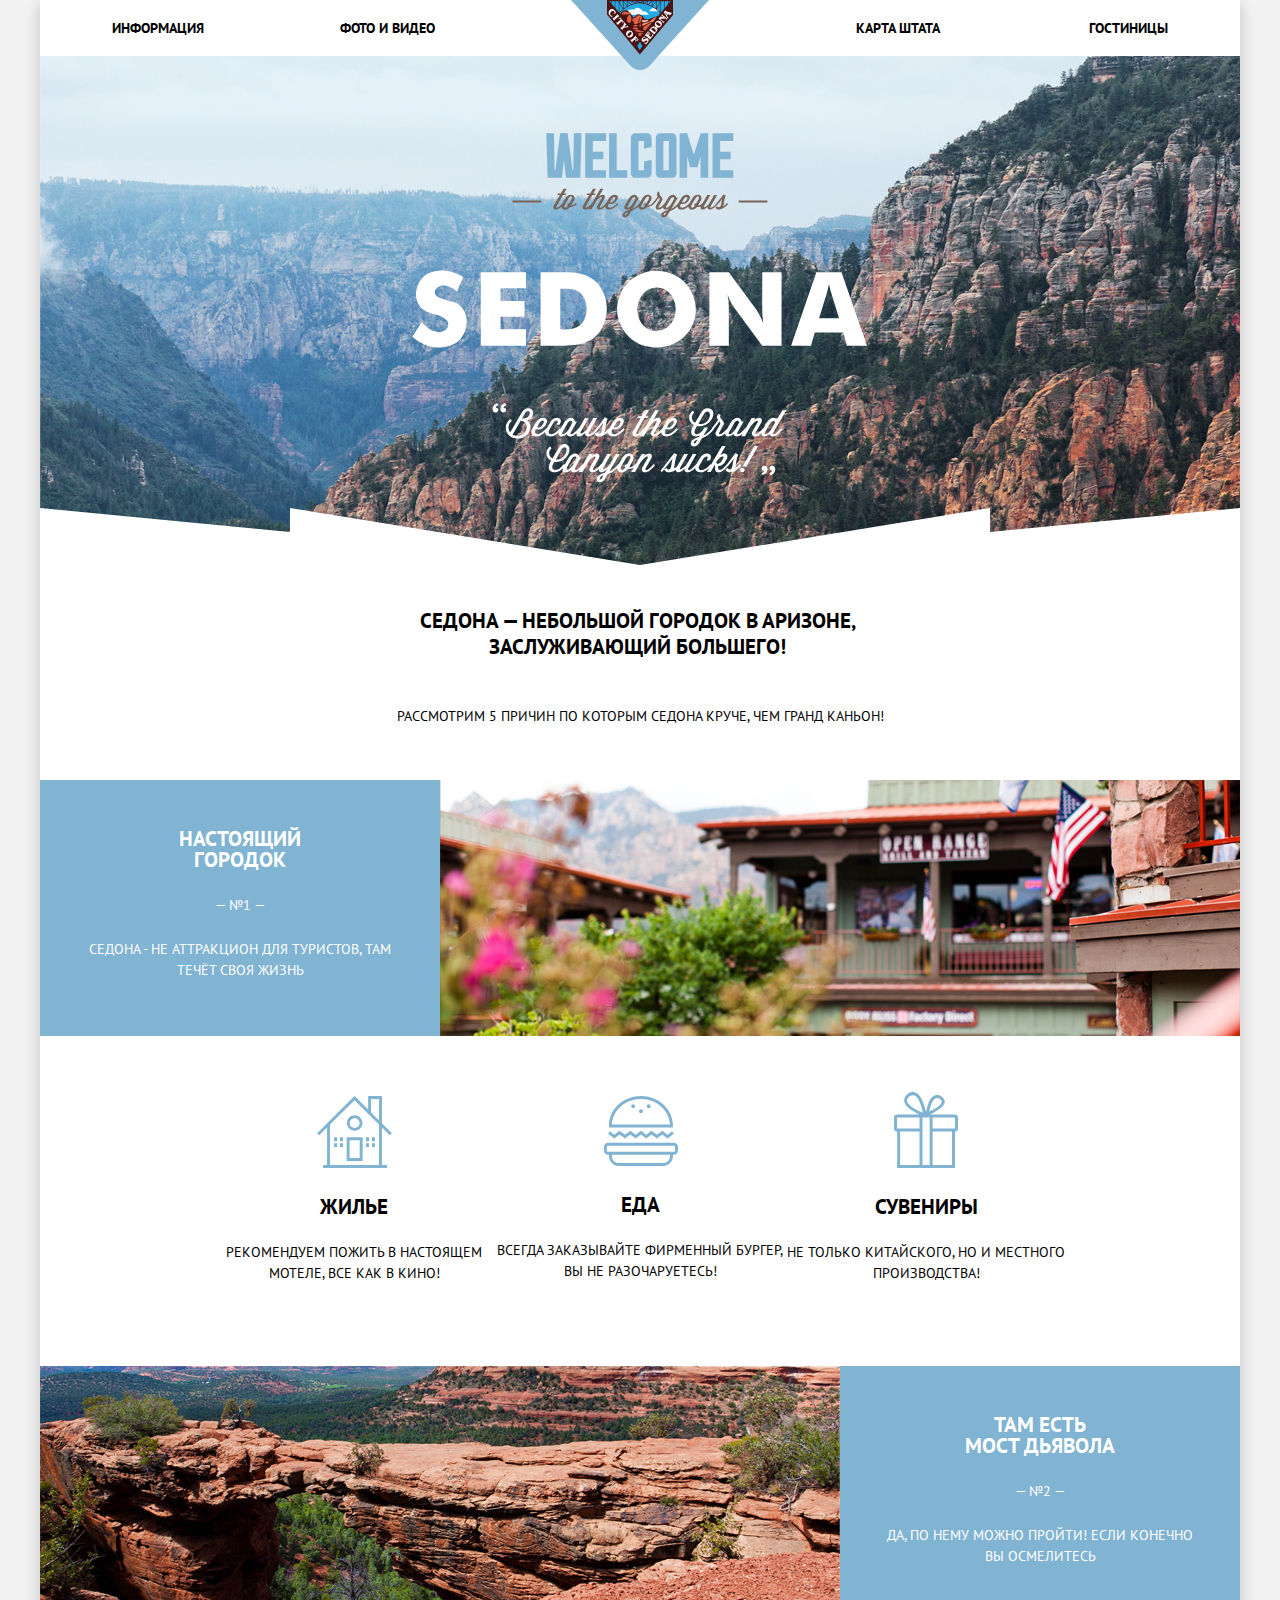
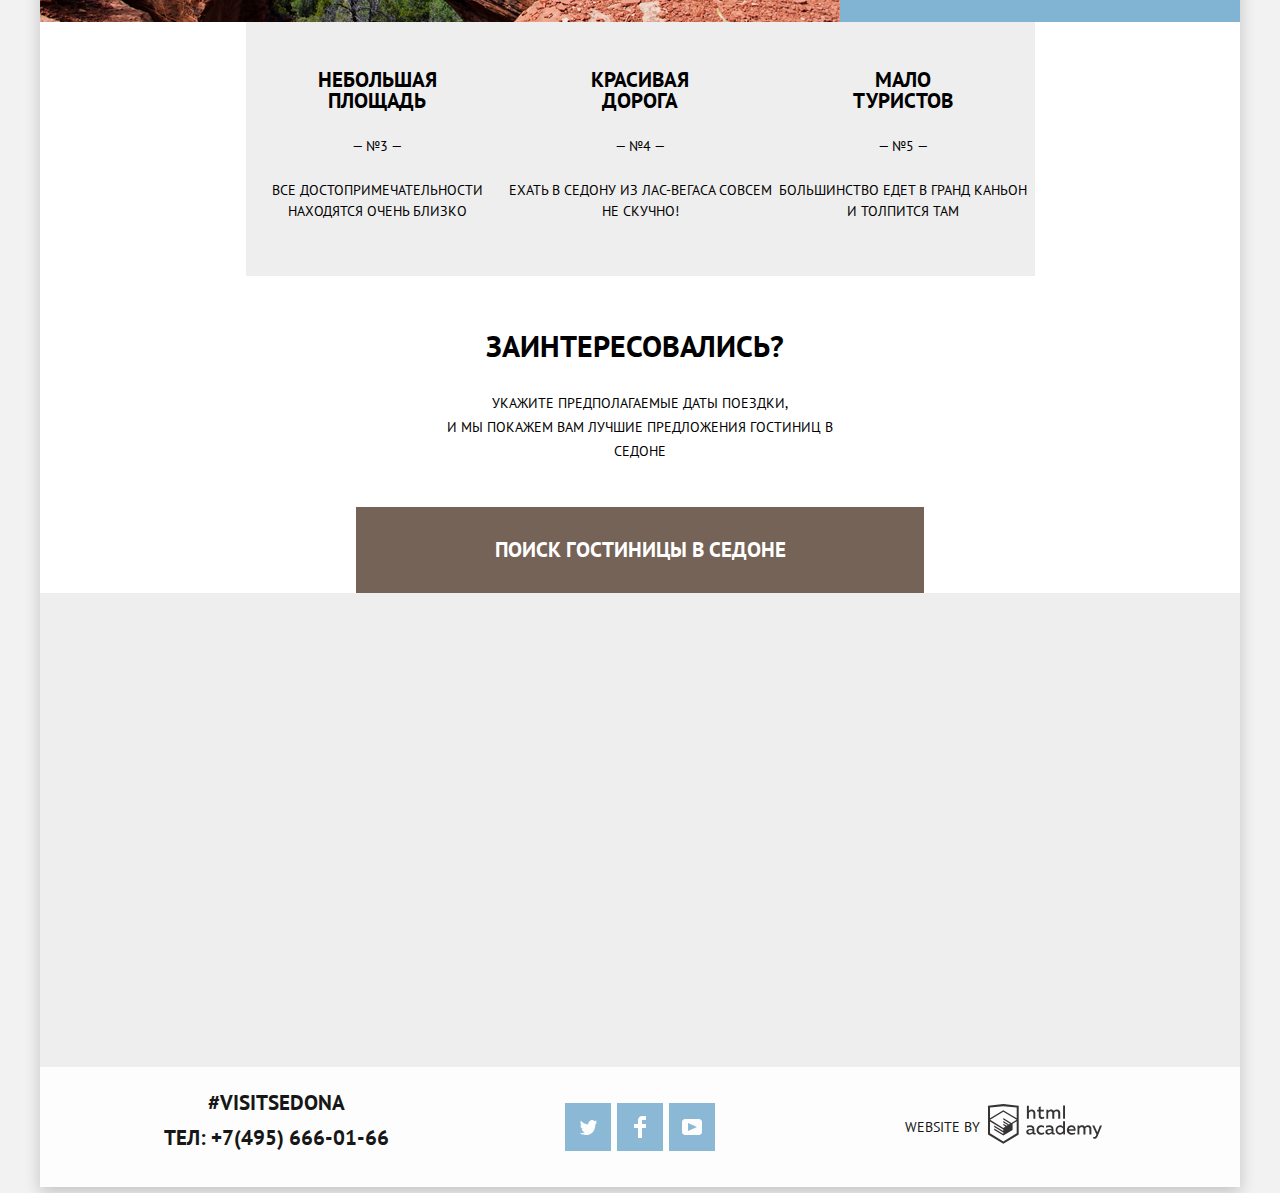
<file: index.html>
<!DOCTYPE html>
<html class="page" lang="ru">
  <head>
    <meta charset="utf-8">
    <title>Гостиница Седона</title>
    <link rel="preconnect" href="https://fonts.gstatic.com"> 
    <link href="https://fonts.googleapis.com/css2?family=PT+Sans:wght@400;700&display=swap" rel="stylesheet">
    <link href="css/normalize.min.css" rel="stylesheet">
    <link href="css/style.min.css" rel="stylesheet">
    <link rel="icon" href="favicon.ico">
    <link rel="icon" href="img/favicon/icon.svg" type="image/svg+xml">
    <link rel="apple-touch-icon" href="img/favicon/180.png">
    <link rel="manifest" href="manifest.webmanifest">
  </head>

  <body class="page_body">
    <div class="shadow_wrapper">
      <header class="main_header"> 
     		<nav class="main_navigation">
          <a class="main_header_logo">
            <img src="img/logo.svg" width="138" height="70" alt="Логотип Седона">
          </a>
          <div class="main_navigation_wrapper">
            <div class="container">
         			<ul class="site_navigation">
         			  <li><a href="#">Информация</a></li>
                <li><a href="#">Фото и видео</a></li>
                <li><a href="#">Карта штата</a></li>
                <li><a href="catalog.html">Гостиницы</a></li>
         			</ul>
            </div>  
          </div>
     		</nav>
      </header>

      <main class="container">

        <section class="first_screen">
          <h1 class="visually_hidden">Добро пожаловать в Седону!</h1>
          <figure>
            <img class="first_screen_title" src="img/welcome.svg" width="456" height="350" alt="Добро пожаловать в Седону!">
            <img class="first_screen_mask" src="img/first_screen_mask.svg" width="1200" height="57"  alt="">
          </figure>
          <p>Седона — небольшой городок в Аризоне, <br>заслуживающий большего! </p>
        </section>

        <section class="features">
          <h2 class="visually_hidden">Преимущества</h2>
          <p class="features_cause">Рассмотрим 5 причин по которым Седона круче, чем Гранд каньон!</p>
          <ul class="features_list_img">
            <li class="features_item features_item_img">
              <div class="features_item_img_container">
                <div class="features_container">
                  <h3>Настоящий<br> городок</h3>
                  <p class="feature_number">— №1 —</p>
                  <p class="feature_number_paragraph">Седона - не аттракцион для туристов, там<br>течёт своя жизнь</p>
                </div>
                <img src="img/real_city.png" width="800" height="256" alt="Фото городка Седона">
              </div>
            </li> 
          </ul>

          <ul class="features_list_row">
            <li class="features_item">
              <img class="icon_home" src="img/icons/icon_home.svg" width="75" height="72" alt="Иконка домика">
              <h3 class="features_list_title">Жилье</h3>
              <p class="features_list_paragraph">Рекомендуем пожить в настоящем<br>мотеле, все как в кино!</p>
            </li>


            <li class="features_item">
              <img class="icon_burger" src="img/icons/icon_burger.svg" width="75" height="70" alt="Иконка бургера">
              <h3 class="features_list_title">Еда</h3>
              <p class="features_list_paragraph">Всегда заказывайте фирменный бургер,<br>вы не разочаруетесь!</p>
            </li>

            <li class="features_item">
              <img class="icon_gift" src="img/icons/icon_gift.svg" width="64" height="77" alt="Иконка подарка">
              <h3 class="features_list_title">Сувениры</h3>
              <p class="features_list_paragraph">Не только китайского, но и местного<br>производства!</p>
            </li>
          </ul>

          <ul class="features_list_img">
            <li class="features_item features_item_img">
              <div class="features_item_img_container">
                <img src="img/bridge_of_devil.jpg" width="800" height="256" alt="Фото моста дьявола">
                <div class="features_container">
                  <h3>Там есть<br> мост дьявола</h3>
                  <p class="feature_number">— №2 —</p>
                  <p class="feature_number_paragraph">Да, по нему можно пройти! Если конечно<br>вы осмелитесь</p>
                </div>
              </div>
            </li>
          </ul>

          <ul class="features_list_row_background">
            <li class="features_item features_item_last">
              <h3 class="features_list_row_background_title">Небольшая<br>площадь</h3>
              <p class="feature_number">— №3 —</p>
              <p class="features_list_row_background_paragraph">Все достопримечательности<br> находятся очень близко</p>
            </li>

            <li class="features_item features_item_last">
              <h3 class="features_list_row_background_title">Красивая<br> дорога</h3>
              <p class="feature_number">— №4 —</p>
              <p class="features_list_row_background_paragraph">Ехать в Седону из Лас-Вегаса совсем<br> не скучно!</p>
            </li>

            <li class="features_item features_item_last">
              <h3 class="features_list_row_background_title">Мало<br> туристов</h3>
              <p class="feature_number">— №5 —</p>
              <p class="features_list_row_background_paragraph">Большинство едет в Гранд каньон<br> и толпится там</p>
            </li>

          </ul>
        </section>

        <section class="search">
          <h2 class="visually_hidden">Поиск в гостинице в Седоне</h2>
          <p class="interest">Заинтересовались?</p>
          <p class="search_info">Укажите предполагаемые даты поездки,<br> и мы покажем вам лучшие предложения гостиниц в Седоне</p>

          <button class="button button_primary button_search" type="button">Поиск гостиницы в Седоне</button>
          <div class="form_container">
            <form class="search_form" method="post" action="https://echo.htmlacademy.ru/" target="_blank">
            
              <div class="search_container">
                 
                  <label for="arrival">Дата заезда:</label> 
                  <div class="search_item_container search_item_container_row_1">
                    <label class="visually_hidden" for="arrival">Дата заезда</label>
                    <input class="input_date" id="arrival" type="text" name="date_of_arrival" value="24 апреля 2017" placeholder="Введите дату заезда">
                    <button class="calendar_img" type="button" aria-label="Выбрать дату">
                      <svg class="fill_icon_form" width="21" height="23" viewBox="0 0 21 23" fill="none" xmlns="http://www.w3.org/2000/svg">
                        <path fill-rule="evenodd" clip-rule="evenodd" d="M16.406 3.02498H19.251C20.217 3.02498 21 3.84698 21 4.86198V21.164C21 22.179 20.217 23 19.251 23H1.75C0.784 23 0 22.179 0 21.164V4.86198C0 3.84698 0.784 3.02498 1.75 3.02498H4.593V1.64798C4.593 1.26698 4.887 0.958984 5.25 0.958984C5.612 0.958984 5.906 1.26698 5.906 1.64798V3.02498H9.844V1.64798C9.844 1.26698 10.138 0.958984 10.501 0.958984C10.862 0.958984 11.156 1.26698 11.156 1.64798V3.02498H15.094V1.64798C15.094 1.26698 15.387 0.958984 15.75 0.958984C16.112 0.958984 16.406 1.26698 16.406 1.64798V3.02498ZM19.5646 21.484C19.6466 21.3979 19.691 21.2828 19.688 21.164H19.689V4.86198C19.689 4.60898 19.493 4.40298 19.252 4.40298H16.407V5.78098C16.407 6.16198 16.113 6.46998 15.751 6.46998C15.388 6.46998 15.095 6.16198 15.095 5.78098V4.40298H11.157V5.78098C11.157 6.16198 10.863 6.46998 10.502 6.46998C10.139 6.46998 9.845 6.16198 9.845 5.78098V4.40298H5.907V5.78098C5.907 6.16198 5.613 6.46998 5.251 6.46998C4.888 6.46998 4.594 6.16198 4.594 5.78098V4.40298H1.75C1.50263 4.40953 1.30696 4.61458 1.312 4.86198V21.164C1.30696 21.4114 1.50263 21.6164 1.75 21.623H19.251C19.3698 21.6201 19.4826 21.5701 19.5646 21.484Z"/>
                        <path fill-rule="evenodd" clip-rule="evenodd" d="M4.59399 9.2251H7.21899V11.2911H4.59399V9.2251ZM4.59399 12.6681H7.21899V14.7351H4.59399V12.6681ZM7.21899 16.1121H4.59399V18.1781H7.21899V16.1121ZM9.18799 16.1121H11.813V18.1781H9.18799V16.1121ZM11.813 12.6681H9.18799V14.7351H11.813V12.6681ZM9.18799 9.2251H11.813V11.2911H9.18799V9.2251ZM16.406 16.1121H13.781V18.1781H16.406V16.1121ZM13.781 12.6681H16.406V14.7351H13.781V12.6681ZM16.406 9.2251H13.781V11.2911H16.406V9.2251Z"/>
                      </svg>
                    </button>
                  </div> 
                
                  <label for="departure">Дата выезда:</label> 
                  <div class="search_item_container search_item_container_row_2">
                    <label class="visually_hidden" for="departure">Дата выезда</label>
                    <input class="input_date" id="departure" type="text" name="date_of_departure" value="4 июля 2017" placeholder="Введите дату выезда">
                    <button class="calendar_img" type="button" aria-label="Выбрать дату">
                      <svg class="fill_icon_form" width="21" height="23" viewBox="0 0 21 23" fill="none" xmlns="http://www.w3.org/2000/svg">
                        <path fill-rule="evenodd" clip-rule="evenodd" d="M16.406 3.02498H19.251C20.217 3.02498 21 3.84698 21 4.86198V21.164C21 22.179 20.217 23 19.251 23H1.75C0.784 23 0 22.179 0 21.164V4.86198C0 3.84698 0.784 3.02498 1.75 3.02498H4.593V1.64798C4.593 1.26698 4.887 0.958984 5.25 0.958984C5.612 0.958984 5.906 1.26698 5.906 1.64798V3.02498H9.844V1.64798C9.844 1.26698 10.138 0.958984 10.501 0.958984C10.862 0.958984 11.156 1.26698 11.156 1.64798V3.02498H15.094V1.64798C15.094 1.26698 15.387 0.958984 15.75 0.958984C16.112 0.958984 16.406 1.26698 16.406 1.64798V3.02498ZM19.5646 21.484C19.6466 21.3979 19.691 21.2828 19.688 21.164H19.689V4.86198C19.689 4.60898 19.493 4.40298 19.252 4.40298H16.407V5.78098C16.407 6.16198 16.113 6.46998 15.751 6.46998C15.388 6.46998 15.095 6.16198 15.095 5.78098V4.40298H11.157V5.78098C11.157 6.16198 10.863 6.46998 10.502 6.46998C10.139 6.46998 9.845 6.16198 9.845 5.78098V4.40298H5.907V5.78098C5.907 6.16198 5.613 6.46998 5.251 6.46998C4.888 6.46998 4.594 6.16198 4.594 5.78098V4.40298H1.75C1.50263 4.40953 1.30696 4.61458 1.312 4.86198V21.164C1.30696 21.4114 1.50263 21.6164 1.75 21.623H19.251C19.3698 21.6201 19.4826 21.5701 19.5646 21.484Z"/>
                        <path  fill-rule="evenodd" clip-rule="evenodd" d="M4.59399 9.2251H7.21899V11.2911H4.59399V9.2251ZM4.59399 12.6681H7.21899V14.7351H4.59399V12.6681ZM7.21899 16.1121H4.59399V18.1781H7.21899V16.1121ZM9.18799 16.1121H11.813V18.1781H9.18799V16.1121ZM11.813 12.6681H9.18799V14.7351H11.813V12.6681ZM9.18799 9.2251H11.813V11.2911H9.18799V9.2251ZM16.406 16.1121H13.781V18.1781H16.406V16.1121ZM13.781 12.6681H16.406V14.7351H13.781V12.6681ZM16.406 9.2251H13.781V11.2911H16.406V9.2251Z"/>
                      </svg>
                    </button>
                  </div> 

               
                  <label class="adults" for="adults">Взрослые:</label>
                  <div class="container_adults">
                    <button class="button_quantity" type="button" aria-label="Уменьшить количество">
                      <svg class="fill_icon_form" width="12" height="3" viewBox="0 0 12 3" fill="none" xmlns="http://www.w3.org/2000/svg">
                        <rect width="12" height="3"/>
                      </svg>
                    </button> 
                    <input class="input_quantity" id="adults" type="number" name="adults" step="1" min="1" value="2" placeholder="">
                    <button class="button_quantity" type="button" aria-label="Увеличить количество">
                      <svg class="fill_icon_form" width="11" height="11" viewBox="0 0 11 11" fill="none" xmlns="http://www.w3.org/2000/svg">
                        <path fill-rule="evenodd" clip-rule="evenodd" d="M4.23086 6.76932V11H6.76932V6.76932H11V4.23086H6.76932V0H4.23085V4.23086H0V6.76932H4.23086Z"/>
                      </svg>
                    </button>
                  </div> 
                  <label class="children" for="children">Дети:</label>
                  <div class="container_children">
                    <button class="button_quantity" type="button" aria-label="Уменьшить количество">
                      <svg class="fill_icon_form" width="12" height="3" viewBox="0 0 12 3" fill="none" xmlns="http://www.w3.org/2000/svg">
                        <rect width="12" height="3"/>
                      </svg>
                    </button> 
                    <input class="input_quantity" id="children" type="number" name="children" step="1" min="0" value="0" placeholder="">
                    <button class="button_quantity" type="button" aria-label="Увеличить количество">
                      <svg class="fill_icon_form" width="11" height="11" viewBox="0 0 11 11" fill="none" xmlns="http://www.w3.org/2000/svg">
                        <path fill-rule="evenodd" clip-rule="evenodd" d="M4.23086 6.76932V11H6.76932V6.76932H11V4.23086H6.76932V0H4.23085V4.23086H0V6.76932H4.23086Z"/>
                      </svg>
                    </button>
                  </div> 
               
                  <button class="button button_secondary" type="submit" aria-label="Найти гостиницу">Найти</button>
              </div>
            </form>
          </div>
          <div class="map">
            <h2 class="visually_hidden">Как до нас добраться?</h2>
            <img class="map_img" src="img/map.png" width="1200" height="594" alt="Город Седона, северная часть долины Верде, штат Аризона">
            <iframe class="map_iframe map_hidden" src="https://www.google.com/maps/embed?pb=!1m18!1m12!1m3!1d330219.0773432427!2d-111.93724947644134!3d34.78814263914885!2m3!1f0!2f0!3f0!3m2!1i1024!2i768!4f13.1!3m3!1m2!1s0x872da132f942b00d%3A0x5548c523fa6c8efd!2z0KHQtdC00L7QvdCwLCDQkNGA0LjQt9C-0L3QsCA4NjMzNiwg0KHQqNCQ!5e0!3m2!1sru!2sru!4v1614511349950!5m2!1sru!2sru" width="1200" height="594" allowfullscreen title="Город Седона, северная часть долины Верде, штат Аризона"> 
            </iframe>
          </div>
        </section>
        
      </main>

      <footer class="main_footer footer_margin">
        <div class="catalog_container">
          <section class="footer_contacts">
            <h2 class="visually_hidden">Как нас найти?</h2>
            <p class="footer_contacts_visit"><a class="footer_phone" href="#">#VISITSEDONA</a></p>

            <p class="footer_contacts_phone">Тел:<a class="footer_phone" href="tel:+74956660166"> +7(495) 666-01-66</a></p>
          </section>
          <section class="footer_social">
            <h2 class="visually_hidden">Социальные сети</h2>
            <ul class="social_button_list">
              <li>
                <a class="social_button social_item" href="#">
                  <span class="visually_hidden">Твиттер</span>   
                  <svg width="17" height="17" viewBox="0 0 17 17" fill="none" xmlns="http://www.w3.org/2000/svg">
                    <path class="social_icon" d="M10.95 1.14409C12.635 0.648089 13.934 1.41409 14.527 2.32309C15.2 2.09209 15.858 1.84209 16.538 1.61509C16.5249 2.30145 16.2117 2.94761 15.681 3.38309C16.366 3.55309 16.985 2.89209 16.985 2.89209C16.816 3.89209 15.979 4.68009 15.422 4.91609C15.191 11.6661 12.247 16.1331 5.34498 15.9981H4.89898C4.48898 15.9981 0.734977 15.5381 0.000976562 14.1111C2.27198 14.3071 3.89398 13.6891 4.69398 12.9341C3.73398 12.6341 2.01498 12.4571 1.71498 9.98409C2.06398 10.0901 2.27898 10.2121 2.90498 10.1031C1.70498 9.24709 0.373977 8.53009 0.447977 6.33009C0.732977 6.65809 1.51498 6.86609 1.78798 6.80209C1.08498 6.56109 -0.182023 3.44209 0.893977 1.85009C2.71198 3.70409 4.62898 5.45609 8.04598 5.62309C8.25398 3.33009 9.18298 1.79309 10.95 1.14409Z"/>
                  </svg>
                </a>
              </li>
              <li>
                <a class="social_button social_item" href="#">
                  <span class="visually_hidden">Фэйсбук</span> 
                  <svg width="12" height="22" viewBox="0 0 12 22" fill="none" xmlns="http://www.w3.org/2000/svg">
                    <path class="social_icon" d="M12 4V0H8C5.79086 0 4 1.79086 4 4V8H0V12H4V22H8V12H12V8H8V4H12Z"/>
                  </svg>
                </a>
              </li>
              <li>
                <a class="social_button social_item" href="#">
                  <span class="visually_hidden">YouTube</span> 
                  <svg width="20" height="16" viewBox="0 0 20 16" fill="none" xmlns="http://www.w3.org/2000/svg">
                    <path class="social_icon" fill-rule="evenodd" clip-rule="evenodd" d="M3 0H17C18.65 0 20 1.35 20 3V13C20 14.65 18.65 16 17 16H3C1.35 16 0 14.65 0 13V3C0 1.35 1.35 0 3 0ZM6.027 4.002V11.998L15.014 8L6.027 4.002Z"/>
                  </svg>  
                </a>
              </li>
            </ul>
          </section>
          <div class="footer_copyright_container">
            <p class="footer_copyright">
              WEBSITE BY
              <a class="copyright_button" href="https://htmlacademy.ru/intensive/htmlcss">
                <svg width="115" height="41" viewBox="0 0 115 41" fill="none" xmlns="http://www.w3.org/2000/svg">
                  <path class="copyright_icon" fill-rule="evenodd" clip-rule="evenodd" d="M15.5197 1.05737H15.3509L0 2.71895V31.4945L15.3509 40.8382L30.7018 31.4945V2.71895L15.5197 1.05737ZM77.0183 2.62185H75.0876V15.7311H77.0183V2.62185ZM40.8619 2.63264V7.76843C41.6131 6.9864 42.6386 6.5436 43.7105 6.53843C44.6823 6.47908 45.6329 6.84495 46.3253 7.54479C47.0177 8.24462 47.3866 9.21244 47.3399 10.2068V15.7634H45.367V10.4658C45.4231 9.94897 45.2754 9.43059 44.9566 9.02553C44.6377 8.62047 44.174 8.36218 43.6683 8.3079H43.3518C42.3456 8.36979 41.4321 8.9295 40.9041 9.80764V15.7634H38.8995V2.63264H40.8619ZM77.0183 31.4837H75.2775V30.0595C74.4828 31.1353 73.23 31.7538 71.9119 31.7211C69.4751 31.5528 67.5825 29.4822 67.5825 26.9845C67.5825 24.4867 69.4751 22.4162 71.9119 22.2479C73.1195 22.2052 74.2818 22.7203 75.0771 23.6505V18.3205H77.0183V31.4837ZM47.0656 30.0595C47.263 30.0515 47.4583 30.0152 47.6459 29.9516V31.3866C47.2482 31.5404 46.826 31.6172 46.4009 31.6132C45.6482 31.6769 44.9394 31.2429 44.639 30.5342C43.7036 31.31 42.5302 31.7227 41.3261 31.6995C39.733 31.6995 38.256 30.804 38.256 28.9482C38.256 26.65 40.3661 25.9379 42.1702 25.9379C42.9402 25.9505 43.707 26.0408 44.4596 26.2076V25.884C44.4596 24.805 43.6578 23.9742 42.1491 23.9742C41.0585 23.9764 39.9804 24.2116 38.9839 24.6647V22.8305C40.0678 22.451 41.204 22.2506 42.3495 22.2371C44.8394 22.2371 46.3693 23.4455 46.3693 26.1753V29.4121C46.3546 29.5668 46.401 29.721 46.4981 29.8406C46.5951 29.9601 46.7349 30.035 46.8862 30.0487H47.0656V30.0595ZM40.2711 28.8403C40.298 29.229 40.4761 29.5905 40.7655 29.844C41.055 30.0974 41.4317 30.2217 41.8115 30.189H41.9275C42.8819 30.1906 43.7973 29.8022 44.4702 29.11V27.5779C43.842 27.4414 43.2026 27.3655 42.5605 27.3513C41.5055 27.3513 40.2817 27.7074 40.2817 28.8403H40.2711ZM56.0229 22.9384C55.1962 22.4632 54.2596 22.2246 53.3115 22.2479H52.9422C51.7332 22.2873 50.5891 22.8166 49.7619 23.7192C48.9347 24.6218 48.4923 25.8236 48.5321 27.06V27.5024C48.6957 30.0004 50.805 31.8921 53.2482 31.7318C54.2519 31.7555 55.2477 31.5452 56.1601 31.1168V29.2718C55.3769 29.7215 54.4945 29.9591 53.5963 29.9624C52.5199 30.0288 51.4963 29.4793 50.9385 28.5356C50.3806 27.5918 50.3806 26.4095 50.9385 25.4658C51.4963 24.522 52.5199 23.9725 53.5963 24.039C54.461 24.0357 55.3066 24.2989 56.0229 24.7942V22.9384ZM66.1514 30.0595C66.3488 30.0515 66.5441 30.0152 66.7317 29.9516V31.3866C66.334 31.5404 65.9118 31.6172 65.4867 31.6132C64.734 31.6769 64.0252 31.2429 63.7248 30.5342C62.7894 31.31 61.616 31.7227 60.4119 31.6995C58.8188 31.6995 57.3417 30.804 57.3417 28.9482C57.3417 26.65 59.4518 25.9379 61.256 25.9379C62.0259 25.9505 62.7928 26.0408 63.5454 26.2076V25.884C63.5454 24.805 62.7436 23.9742 61.2349 23.9742C60.1443 23.9764 59.0662 24.2116 58.0697 24.6647V22.8305C59.1536 22.451 60.2897 22.2506 61.4353 22.2371C63.9252 22.2371 65.455 23.4455 65.455 26.1753V29.4121C65.4404 29.5668 65.4868 29.721 65.5838 29.8406C65.6809 29.9601 65.8207 30.035 65.972 30.0487H66.1514V30.0595ZM59.855 29.8481C59.5632 29.5943 59.3837 29.2311 59.3569 28.8403H59.378C59.378 27.7074 60.5385 27.3513 61.6569 27.3513C62.299 27.3655 62.9383 27.4414 63.5665 27.5779V29.11C62.8937 29.8022 61.9782 30.1906 61.0239 30.189H60.9078C60.5263 30.2247 60.1469 30.1019 59.855 29.8481ZM69.3271 26.9305C69.3271 25.2859 70.6308 23.9526 72.239 23.9526L72.2601 24.0066C73.4742 24.0066 74.5742 24.7382 75.0665 25.8732V28.0311C74.5856 29.1871 73.4673 29.9296 72.239 29.9084C70.6308 29.9084 69.3271 28.5752 69.3271 26.9305ZM83.3486 22.2479C86.8408 22.2479 88.0541 25.1395 87.4844 27.7397H80.922C81.1436 29.3582 82.6839 30.0163 84.2876 30.0163C85.2509 30.0196 86.2027 29.8021 87.0729 29.3797V31.1061C86.0736 31.5421 84.9939 31.7519 83.9078 31.7211C81.2385 31.7211 78.8963 30.189 78.8963 26.9521C78.8362 25.7502 79.2482 24.5736 80.0408 23.6841C80.8334 22.7945 81.9408 22.2658 83.1165 22.2155H83.3486V22.2479ZM80.8693 26.1753C80.9704 24.8237 82.1216 23.8104 83.4436 23.9095H83.4858C84.1064 23.8531 84.7196 24.08 85.1612 24.5295C85.6028 24.979 85.8275 25.6051 85.7752 26.24H80.8693V26.1753ZM89.489 31.4621V22.4961H91.2298V23.575C91.9777 22.7197 93.041 22.2229 94.1628 22.2047C95.2951 22.1328 96.3712 22.7163 96.9482 23.7153C97.7407 22.8335 98.8477 22.3161 100.018 22.2803C100.952 22.2327 101.859 22.6011 102.507 23.2901C103.154 23.9792 103.478 24.9213 103.394 25.8732V31.4837H101.39V25.9271C101.437 25.4734 101.306 25.0191 101.024 24.6647C100.743 24.3104 100.336 24.0852 99.8917 24.039H99.6174C98.7512 24.0941 97.9525 24.536 97.4335 25.2474V31.4837H95.4289V25.9271C95.4728 25.47 95.3357 25.0139 95.0481 24.6611C94.7606 24.3082 94.3467 24.088 93.8991 24.0497H93.6881C92.7466 24.1344 91.8915 24.6449 91.3564 25.4416V31.5161H89.5312L89.489 31.4621ZM113.977 22.4745H111.972L109.324 29.2718L106.306 22.4853H104.196L108.417 31.5484L108.237 32.0016C107.72 33.3611 107.003 34.0516 106.053 34.0516C105.75 34.0548 105.447 34.0112 105.156 33.9221V35.6161C105.536 35.7125 105.926 35.7632 106.317 35.7671C107.646 35.7671 108.902 35.0226 109.851 32.6813L113.977 22.4745ZM52.689 6.78658V3.54974L50.7266 4.01369V6.73264H49.144V8.49132H50.7899V12.9905C50.7231 13.817 51.0244 14.6301 51.61 15.2038C52.1955 15.7775 53.0028 16.0505 53.8073 15.9468C54.5996 15.9535 55.3875 15.8259 56.139 15.5692V13.8429C55.5727 14.0781 54.9672 14.199 54.356 14.199C53.2165 14.199 52.689 13.8105 52.689 12.6237V8.5129H55.8541V6.78658H52.689ZM58.3862 15.7526V6.75421H60.1376V7.83316C60.8811 6.97655 61.9403 6.476 63.0601 6.45211C64.1624 6.38099 65.2146 6.93142 65.8032 7.88711C66.5958 7.00534 67.7028 6.48794 68.8734 6.45211C69.8138 6.41462 70.7233 6.79859 71.364 7.50353C72.0046 8.20846 72.3126 9.16418 72.2073 10.1205V15.7418H70.2028V10.1853C70.2499 9.73151 70.1184 9.27721 69.8373 8.92287C69.5561 8.56853 69.1485 8.34334 68.7046 8.29711H68.4619C67.5957 8.35228 66.797 8.7942 66.278 9.50553V15.7418H64.2734V10.1853C64.3206 9.73151 64.1891 9.27721 63.9079 8.92287C63.6268 8.56853 63.2191 8.34334 62.7752 8.29711H62.5326C61.5911 8.38181 60.736 8.89229 60.2009 9.68895V15.7634H58.3862V15.7526ZM28.6972 30.3033L28.7078 30.2968L28.6972 30.3184V30.3033ZM28.6972 18.3205V30.3033L15.3509 38.4321L2.00459 30.3184V18.5147L15.2876 26.6068V28.0311L6.18257 22.5284V23.9418L15.3404 29.5632V31.0629L6.19312 25.4955V26.9521L15.3509 32.5734L24.5826 26.9197V20.8129L28.6972 18.3205ZM28.7078 16.7776L25.0362 18.9355L23.3482 20.0145L15.3087 15.0837V16.4971L22.156 20.7266L22.0083 20.8237L20.9532 21.4063L15.2876 17.9537V19.3995L19.761 22.1184L18.706 22.8413L15.3298 20.7913V22.2047L17.5454 23.5426L15.2982 24.9021L2.11009 16.864L15.3087 8.72869L28.7078 16.7776ZM15.2876 7.27211L28.7078 15.3534V4.56395L15.3615 3.12895L2.01514 4.56395V15.3534L15.2876 7.27211Z"/>
                </svg>
              </a>
            </p>
          </div>
        </div>
      </footer>
    </div>
  <script src="js/form.min.js"></script>  
  </body>

</html>
</file>
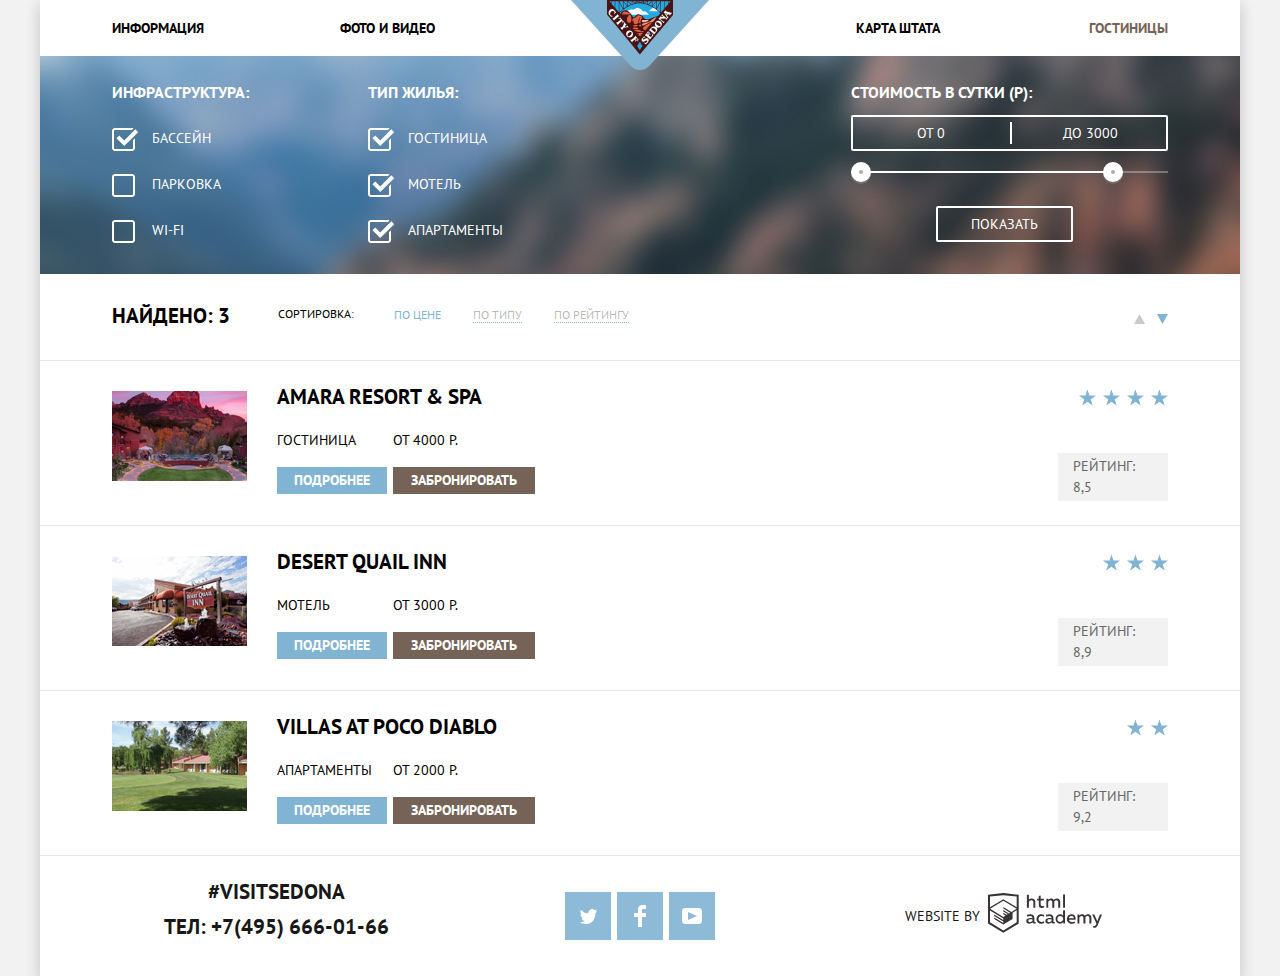
<file: catalog.html>
<!DOCTYPE html>
<html class="page" lang="ru">
  <head>
    <meta charset="utf-8">
    <title>Каталог - Седона</title>
    <link rel="preconnect" href="https://fonts.gstatic.com"> 
    <link href="https://fonts.googleapis.com/css2?family=PT+Sans:wght@400;700&display=swap" rel="stylesheet">
    <link href="css/normalize.min.css" rel="stylesheet">
    <link href="css/style.min.css" rel="stylesheet">
    <link rel="icon" href="favicon.ico">
    <link rel="icon" href="img/favicon/icon.svg" type="image/svg+xml">
    <link rel="apple-touch-icon" href="img/favicon/180.png">
    <link rel="manifest" href="manifest.webmanifest">
  </head>

  <body class="page_body">
    <div class="shadow_wrapper">
      <header class="main_header"> 
          <nav class="main_navigation">
            <a class="main_header_logo" href="index.html">
              <img src="img/logo.svg" width="138" height="70" alt="Логотип Седона">
            </a>
            <div class="main_navigation_wrapper">
              <div class="container">
                <ul class="site_navigation">
                  <li><a class="a" href="#">Информация</a></li>
                  <li><a href="#">Фото и видео</a></li>
                  <li><a href="#">Карта штата</a></li>
                  <li><a class="activ">Гостиницы</a></li>
                </ul>
              </div>
            </div>
          </nav>
      </header>

      <main class="container">
        <section class="filter_hotel">
          
          <h1 class="visually_hidden">Фильтр гостиниц</h1>
          
          <form class="filter_hotel_form catalog_container" method="get" action="https://echo.htmlacademy.ru/" target="_blank">
            <div class="filter_hotel_container filter_hotel_item">
              <fieldset class="infrastructure">
                <legend>Инфраструктура:</legend>
                <ul class="filter_hotel_list">
                  <li class="filter_hotel_item"> 
                      <input class="selection_item visually_hidden" type="checkbox" name="swimming" id="filter_swimming" checked> 
                      <label for="filter_swimming">Бассейн</label>
                  </li>
                  <li class="filter_hotel_item">
                    <input class="selection_item visually_hidden" type="checkbox" name="parking" id="filter_parking"> 
                    <label for="filter_parking">Парковка</label>
                  </li>
                  <li class="filter_hotel_item">
                    <input class="selection_item visually_hidden" type="checkbox" name="WI_FI" id="filter_WI_FI">
                    <label for="filter_WI_FI">WI-FI</label>
                  </li>
                </ul>
              </fieldset>

              <fieldset class="type_of_housing">
                <legend>Тип жилья:</legend>
                <ul class="filter_hotel_list">
                  <li class="filter_hotel_item">
                    <input class="selection_item visually_hidden" type="checkbox" name="hotel" id="filter_hotel" checked>
                    <label for="filter_hotel">Гостиница</label>
                  </li>
                  <li class="filter_hotel_item">
                    <input class="selection_item visually_hidden" type="checkbox" name="motel" id="filter_motel" checked>
                    <label for="filter_motel">Мотель</label>
                  </li>
                  <li class="filter_hotel_item">
                    <input class="selection_item visually_hidden" type="checkbox" name="apartments" id="filter_apartments" checked>
                    <label for="filter_apartments">Апартаменты</label>
                  </li>
                </ul>
              </fieldset> 
            </div>
            
            <div class="filter_hotel_container filter_hotel_cost">
              <fieldset class="cost">

                <legend>Стоимость в сутки (р):</legend>
          
                  <div class="range_filter">
                    <div class="price_controls">
                      <label class="min_price">
                      от <input type="number" name="min_price" value="0">
                      </label>
                      <label class="max_price">
                      до <input type="number" name="max_price" value="3000">
                      </label>
                    </div>
                    <div class="range_controls">
                      <div class="scale">
                        <div class="bar"></div>
                      </div>
                      <div class="toggle toggle_min" tabindex="0"></div>
                      <div class="toggle toggle_max" tabindex="0"></div>
                    </div>
                  </div>
                <button class="button_show" type="submit">Показать</button>

              </fieldset> 
            </div>

          </form>
        </section>
        <section class="hotel_sorting">
          <h2 class="visually_hidden">Список гостиниц</h2>
          <div class="hotel_sorting_fieldset catalog_container">
            <div class="hotel_sorting_container">
              <p class="found_paragraph">Найдено:<span> 3</span></p>
              <p class="sorting">Сортировка:</p>
              <ul class="hotel_sorting_list">      
                <li><a class="hotel_item hotel_item_active" href="#">По цене</a></li>
                <li><a class="hotel_item" href="#">По типу</a></li>
                <li><a class="hotel_item" href="#">По рейтингу</a></li>

              </ul>
            </div>
            <div class="triangle_container">
              <a class="triangle" href="#" aria-label="Сортировка по возрастанию">
                <svg width="11" height="10" viewBox="0 0 11 10" fill="none" xmlns="http://www.w3.org/2000/svg">
                  <path d="M5.5 0L0 10H11L5.5 0Z"/>
                </svg>
              </a>
              <a class="triangle triangle_activ" href="#" aria-label="Сортировка по убыванию">
                <svg width="11" height="10" viewBox="0 0 11 10" fill="none" xmlns="http://www.w3.org/2000/svg">
                  <path d="M5.5 10L0 0H11"/>
                </svg>
              </a>
            </div>
          </div>

          <ul class="hotel_list">
            <li class="hotel_list_item catalog_container">
              <div class="hotel_list_container">
                <figure class="figure_img"> 
                  <img class="hotel_img" src="img/content/amara.jpg" width="135" height="90" alt="Фото гостиницы Amara resort & SPA">
                </figure>
                <a class="hotel_name" href="#"><h3>Amara resort &amp; SPA</h3></a>
                <span>Гостиница</span> 
                <span>от 4000 р.</span>    
                <a class="button button_sorting_more" href="#">Подробнее</a>
                <a class="button button_sorting_book" href="#">Забронировать</a>
              </div> 
              <div class="rating_stars"> 
                <figure class="stars">
                  <img src="img/icons/star.svg" width="18" height="17" alt="Звезда рейтинга">
                  <img src="img/icons/star.svg" width="18" height="17" alt="Звезда рейтинга">
                  <img src="img/icons/star.svg" width="18" height="17" alt="Звезда рейтинга">
                  <img src="img/icons/star.svg" width="18" height="17" alt="Звезда рейтинга">
                </figure>
                <p class="rating">Рейтинг: 8,5</p>
              </div>          
            </li>

            <li class="hotel_list_item catalog_container">
              <div class="hotel_list_container">
                <figure class="figure_img">
                  <img class="hotel_img" src="img/content/desert.jpg" width="135" height="90" alt="Фото гостиницы Desert quail INN">
                </figure>
                <a class="hotel_name" href="#"><h3>Desert quail INN</h3></a>
                <span>Мотель</span>
                <span>от 3000 р.</span>
                <a class="button button_sorting_more" href="#">Подробнее</a>
                <a class="button button_sorting_book" href="#">Забронировать</a>
              </div>
              <div class="rating_stars"> 
                <figure class="stars">
                  <img src="img/icons/star.svg" width="18" height="17" alt="Звезда рейтинга">
                  <img src="img/icons/star.svg" width="18" height="17" alt="Звезда рейтинга">
                  <img src="img/icons/star.svg" width="18" height="17" alt="Звезда рейтинга">
                </figure>
                <p class="rating">Рейтинг: 8,9</p>
              </div>
            </li>

            <li class="hotel_list_item catalog_container">
              <div class="hotel_list_container">
                <figure class="figure_img">
                  <img class="hotel_img" src="img/content/villas.jpg" width="135" height="90" alt="Фото гостиницы Villas at poco diablo">
                </figure>
                <a class="hotel_name" href="#"><h3>Villas at poco diablo</h3></a>
                <span>Апартаменты</span>
                <span>от 2000 р.</span>
                <a class="button button_sorting_more" href="#">Подробнее</a>
                <a class="button button_sorting_book" href="#">Забронировать</a>
              </div> 
              <div class="rating_stars">
                <figure class="stars">
                  <img src="img/icons/star.svg" width="18" height="17" alt="Звезда рейтинга">
                  <img src="img/icons/star.svg" width="18" height="17" alt="Звезда рейтинга">
                </figure>
                <p class="rating">Рейтинг: 9,2</p>
              </div>
            </li>

          </ul>
        </section>
      </main>

      <footer class="main_footer">
        <div class="catalog_container">
          <section class="footer_contacts">
            <h2 class="visually_hidden">Как нас найти?</h2>
            <p class="footer_contacts_visit"><a class="footer_phone" href="#">#VISITSEDONA</a></p>

            <p class="footer_contacts_phone">Тел:<a class="footer_phone" href="tel:+74956660166"> +7(495) 666-01-66</a></p>
          </section>
          <section class="footer_social">
            <h2 class="visually_hidden">Социальные сети</h2>
            <ul class="social_button_list">
              <li>
                <a class="social_button social_item" href="#">
                  <span class="visually_hidden">Твиттер</span>   
                  <svg width="17" height="17" viewBox="0 0 17 17" fill="none" xmlns="http://www.w3.org/2000/svg">
                    <path class="social_icon" d="M10.95 1.14409C12.635 0.648089 13.934 1.41409 14.527 2.32309C15.2 2.09209 15.858 1.84209 16.538 1.61509C16.5249 2.30145 16.2117 2.94761 15.681 3.38309C16.366 3.55309 16.985 2.89209 16.985 2.89209C16.816 3.89209 15.979 4.68009 15.422 4.91609C15.191 11.6661 12.247 16.1331 5.34498 15.9981H4.89898C4.48898 15.9981 0.734977 15.5381 0.000976562 14.1111C2.27198 14.3071 3.89398 13.6891 4.69398 12.9341C3.73398 12.6341 2.01498 12.4571 1.71498 9.98409C2.06398 10.0901 2.27898 10.2121 2.90498 10.1031C1.70498 9.24709 0.373977 8.53009 0.447977 6.33009C0.732977 6.65809 1.51498 6.86609 1.78798 6.80209C1.08498 6.56109 -0.182023 3.44209 0.893977 1.85009C2.71198 3.70409 4.62898 5.45609 8.04598 5.62309C8.25398 3.33009 9.18298 1.79309 10.95 1.14409Z"/>
                  </svg>
                </a>
              </li>
              <li>
                <a class="social_button social_item" href="#">
                  <span class="visually_hidden">Фэйсбук</span> 
                  <svg width="12" height="22" viewBox="0 0 12 22" fill="none" xmlns="http://www.w3.org/2000/svg">
                    <path class="social_icon" d="M12 4V0H8C5.79086 0 4 1.79086 4 4V8H0V12H4V22H8V12H12V8H8V4H12Z"/>
                  </svg>
                </a>
              </li>
              <li>
                <a class="social_button social_item" href="#">
                  <span class="visually_hidden">YouTube</span> 
                  <svg width="20" height="16" viewBox="0 0 20 16" fill="none" xmlns="http://www.w3.org/2000/svg">
                    <path class="social_icon" fill-rule="evenodd" clip-rule="evenodd" d="M3 0H17C18.65 0 20 1.35 20 3V13C20 14.65 18.65 16 17 16H3C1.35 16 0 14.65 0 13V3C0 1.35 1.35 0 3 0ZM6.027 4.002V11.998L15.014 8L6.027 4.002Z"/>
                  </svg>  
                </a>
              </li>


            </ul>
          </section>
          <div class="footer_copyright_container">
            <p class="footer_copyright">
              WEBSITE BY
              <a class="copyright_button" href="https://htmlacademy.ru/intensive/htmlcss">
                <svg width="115" height="41" viewBox="0 0 115 41" fill="none" xmlns="http://www.w3.org/2000/svg">
                  <path class="copyright_icon" fill-rule="evenodd" clip-rule="evenodd" d="M15.5197 1.05737H15.3509L0 2.71895V31.4945L15.3509 40.8382L30.7018 31.4945V2.71895L15.5197 1.05737ZM77.0183 2.62185H75.0876V15.7311H77.0183V2.62185ZM40.8619 2.63264V7.76843C41.6131 6.9864 42.6386 6.5436 43.7105 6.53843C44.6823 6.47908 45.6329 6.84495 46.3253 7.54479C47.0177 8.24462 47.3866 9.21244 47.3399 10.2068V15.7634H45.367V10.4658C45.4231 9.94897 45.2754 9.43059 44.9566 9.02553C44.6377 8.62047 44.174 8.36218 43.6683 8.3079H43.3518C42.3456 8.36979 41.4321 8.9295 40.9041 9.80764V15.7634H38.8995V2.63264H40.8619ZM77.0183 31.4837H75.2775V30.0595C74.4828 31.1353 73.23 31.7538 71.9119 31.7211C69.4751 31.5528 67.5825 29.4822 67.5825 26.9845C67.5825 24.4867 69.4751 22.4162 71.9119 22.2479C73.1195 22.2052 74.2818 22.7203 75.0771 23.6505V18.3205H77.0183V31.4837ZM47.0656 30.0595C47.263 30.0515 47.4583 30.0152 47.6459 29.9516V31.3866C47.2482 31.5404 46.826 31.6172 46.4009 31.6132C45.6482 31.6769 44.9394 31.2429 44.639 30.5342C43.7036 31.31 42.5302 31.7227 41.3261 31.6995C39.733 31.6995 38.256 30.804 38.256 28.9482C38.256 26.65 40.3661 25.9379 42.1702 25.9379C42.9402 25.9505 43.707 26.0408 44.4596 26.2076V25.884C44.4596 24.805 43.6578 23.9742 42.1491 23.9742C41.0585 23.9764 39.9804 24.2116 38.9839 24.6647V22.8305C40.0678 22.451 41.204 22.2506 42.3495 22.2371C44.8394 22.2371 46.3693 23.4455 46.3693 26.1753V29.4121C46.3546 29.5668 46.401 29.721 46.4981 29.8406C46.5951 29.9601 46.7349 30.035 46.8862 30.0487H47.0656V30.0595ZM40.2711 28.8403C40.298 29.229 40.4761 29.5905 40.7655 29.844C41.055 30.0974 41.4317 30.2217 41.8115 30.189H41.9275C42.8819 30.1906 43.7973 29.8022 44.4702 29.11V27.5779C43.842 27.4414 43.2026 27.3655 42.5605 27.3513C41.5055 27.3513 40.2817 27.7074 40.2817 28.8403H40.2711ZM56.0229 22.9384C55.1962 22.4632 54.2596 22.2246 53.3115 22.2479H52.9422C51.7332 22.2873 50.5891 22.8166 49.7619 23.7192C48.9347 24.6218 48.4923 25.8236 48.5321 27.06V27.5024C48.6957 30.0004 50.805 31.8921 53.2482 31.7318C54.2519 31.7555 55.2477 31.5452 56.1601 31.1168V29.2718C55.3769 29.7215 54.4945 29.9591 53.5963 29.9624C52.5199 30.0288 51.4963 29.4793 50.9385 28.5356C50.3806 27.5918 50.3806 26.4095 50.9385 25.4658C51.4963 24.522 52.5199 23.9725 53.5963 24.039C54.461 24.0357 55.3066 24.2989 56.0229 24.7942V22.9384ZM66.1514 30.0595C66.3488 30.0515 66.5441 30.0152 66.7317 29.9516V31.3866C66.334 31.5404 65.9118 31.6172 65.4867 31.6132C64.734 31.6769 64.0252 31.2429 63.7248 30.5342C62.7894 31.31 61.616 31.7227 60.4119 31.6995C58.8188 31.6995 57.3417 30.804 57.3417 28.9482C57.3417 26.65 59.4518 25.9379 61.256 25.9379C62.0259 25.9505 62.7928 26.0408 63.5454 26.2076V25.884C63.5454 24.805 62.7436 23.9742 61.2349 23.9742C60.1443 23.9764 59.0662 24.2116 58.0697 24.6647V22.8305C59.1536 22.451 60.2897 22.2506 61.4353 22.2371C63.9252 22.2371 65.455 23.4455 65.455 26.1753V29.4121C65.4404 29.5668 65.4868 29.721 65.5838 29.8406C65.6809 29.9601 65.8207 30.035 65.972 30.0487H66.1514V30.0595ZM59.855 29.8481C59.5632 29.5943 59.3837 29.2311 59.3569 28.8403H59.378C59.378 27.7074 60.5385 27.3513 61.6569 27.3513C62.299 27.3655 62.9383 27.4414 63.5665 27.5779V29.11C62.8937 29.8022 61.9782 30.1906 61.0239 30.189H60.9078C60.5263 30.2247 60.1469 30.1019 59.855 29.8481ZM69.3271 26.9305C69.3271 25.2859 70.6308 23.9526 72.239 23.9526L72.2601 24.0066C73.4742 24.0066 74.5742 24.7382 75.0665 25.8732V28.0311C74.5856 29.1871 73.4673 29.9296 72.239 29.9084C70.6308 29.9084 69.3271 28.5752 69.3271 26.9305ZM83.3486 22.2479C86.8408 22.2479 88.0541 25.1395 87.4844 27.7397H80.922C81.1436 29.3582 82.6839 30.0163 84.2876 30.0163C85.2509 30.0196 86.2027 29.8021 87.0729 29.3797V31.1061C86.0736 31.5421 84.9939 31.7519 83.9078 31.7211C81.2385 31.7211 78.8963 30.189 78.8963 26.9521C78.8362 25.7502 79.2482 24.5736 80.0408 23.6841C80.8334 22.7945 81.9408 22.2658 83.1165 22.2155H83.3486V22.2479ZM80.8693 26.1753C80.9704 24.8237 82.1216 23.8104 83.4436 23.9095H83.4858C84.1064 23.8531 84.7196 24.08 85.1612 24.5295C85.6028 24.979 85.8275 25.6051 85.7752 26.24H80.8693V26.1753ZM89.489 31.4621V22.4961H91.2298V23.575C91.9777 22.7197 93.041 22.2229 94.1628 22.2047C95.2951 22.1328 96.3712 22.7163 96.9482 23.7153C97.7407 22.8335 98.8477 22.3161 100.018 22.2803C100.952 22.2327 101.859 22.6011 102.507 23.2901C103.154 23.9792 103.478 24.9213 103.394 25.8732V31.4837H101.39V25.9271C101.437 25.4734 101.306 25.0191 101.024 24.6647C100.743 24.3104 100.336 24.0852 99.8917 24.039H99.6174C98.7512 24.0941 97.9525 24.536 97.4335 25.2474V31.4837H95.4289V25.9271C95.4728 25.47 95.3357 25.0139 95.0481 24.6611C94.7606 24.3082 94.3467 24.088 93.8991 24.0497H93.6881C92.7466 24.1344 91.8915 24.6449 91.3564 25.4416V31.5161H89.5312L89.489 31.4621ZM113.977 22.4745H111.972L109.324 29.2718L106.306 22.4853H104.196L108.417 31.5484L108.237 32.0016C107.72 33.3611 107.003 34.0516 106.053 34.0516C105.75 34.0548 105.447 34.0112 105.156 33.9221V35.6161C105.536 35.7125 105.926 35.7632 106.317 35.7671C107.646 35.7671 108.902 35.0226 109.851 32.6813L113.977 22.4745ZM52.689 6.78658V3.54974L50.7266 4.01369V6.73264H49.144V8.49132H50.7899V12.9905C50.7231 13.817 51.0244 14.6301 51.61 15.2038C52.1955 15.7775 53.0028 16.0505 53.8073 15.9468C54.5996 15.9535 55.3875 15.8259 56.139 15.5692V13.8429C55.5727 14.0781 54.9672 14.199 54.356 14.199C53.2165 14.199 52.689 13.8105 52.689 12.6237V8.5129H55.8541V6.78658H52.689ZM58.3862 15.7526V6.75421H60.1376V7.83316C60.8811 6.97655 61.9403 6.476 63.0601 6.45211C64.1624 6.38099 65.2146 6.93142 65.8032 7.88711C66.5958 7.00534 67.7028 6.48794 68.8734 6.45211C69.8138 6.41462 70.7233 6.79859 71.364 7.50353C72.0046 8.20846 72.3126 9.16418 72.2073 10.1205V15.7418H70.2028V10.1853C70.2499 9.73151 70.1184 9.27721 69.8373 8.92287C69.5561 8.56853 69.1485 8.34334 68.7046 8.29711H68.4619C67.5957 8.35228 66.797 8.7942 66.278 9.50553V15.7418H64.2734V10.1853C64.3206 9.73151 64.1891 9.27721 63.9079 8.92287C63.6268 8.56853 63.2191 8.34334 62.7752 8.29711H62.5326C61.5911 8.38181 60.736 8.89229 60.2009 9.68895V15.7634H58.3862V15.7526ZM28.6972 30.3033L28.7078 30.2968L28.6972 30.3184V30.3033ZM28.6972 18.3205V30.3033L15.3509 38.4321L2.00459 30.3184V18.5147L15.2876 26.6068V28.0311L6.18257 22.5284V23.9418L15.3404 29.5632V31.0629L6.19312 25.4955V26.9521L15.3509 32.5734L24.5826 26.9197V20.8129L28.6972 18.3205ZM28.7078 16.7776L25.0362 18.9355L23.3482 20.0145L15.3087 15.0837V16.4971L22.156 20.7266L22.0083 20.8237L20.9532 21.4063L15.2876 17.9537V19.3995L19.761 22.1184L18.706 22.8413L15.3298 20.7913V22.2047L17.5454 23.5426L15.2982 24.9021L2.11009 16.864L15.3087 8.72869L28.7078 16.7776ZM15.2876 7.27211L28.7078 15.3534V4.56395L15.3615 3.12895L2.01514 4.56395V15.3534L15.2876 7.27211Z"/>
                </svg>
              </a>
            </p>
          </div>
        </div>
      </footer>
    </div>
  </body>

</html>
</file>
<file: css/style.min.css>
@-webkit-keyframes shake{0%,to{-webkit-transform:translateX(0);transform:translateX(0)}10%,30%,50%,70%,90%{-webkit-transform:translateX(-10px);transform:translateX(-10px)}20%,40%,60%,80%{-webkit-transform:translateX(10px);transform:translateX(10px)}}@keyframes shake{0%,to{-webkit-transform:translateX(0);transform:translateX(0)}10%,30%,50%,70%,90%{-webkit-transform:translateX(-10px);transform:translateX(-10px)}20%,40%,60%,80%{-webkit-transform:translateX(10px);transform:translateX(10px)}}:root{--basic-black:#000000;--basic-dark:#333333;--basic-dark-neutral:#666666;--basic-white:#FFFFFF;--basic-blue:#81B3D2;--basic-brown:#766357;--basic-locked-checbocks:#6A6A6A;--basic-range-shadow:#ABABAB;--basic-rest-triangle:#CACACA;--basic-neutral-academy:#BDBBBC;--basic-dark-academy:#231F20;--basic-light:#F2F2F2;--basic-light-neutral:#EBEBEB;--basic-light-dark:#A9A9A9;--basic-light-neutral-background:#EEEEEE;--basic-blue-neutral:#669EC0;--basic-blue-dark:#5496BD;--basic-brown-neutral:#604E43;--basic-brown-dark:#503E33;--text-opaciti:rgba(0,0,0,0.3);--button-opaciti:rgba(255,255,255,0.3);--basic-border-focus:#E5E5E5;--basic-shadow:rgba(0, 1, 1, 0.2);--form-shadow:rgba(0, 1, 1, 0.15);--toggle-shadow:rgba(171,171,171,0.3);--basic-checkbox-shadow:#4A90E2}.visually_hidden{position:absolute;width:1px;height:1px;margin:-1px;border:0;padding:0;white-space:nowrap;-webkit-clip-path:inset(100%);clip-path:inset(100%);clip:rect(0 0 0 0);overflow:hidden}.page,.page_body{height:100%}.page_body{min-width:1200px;margin:0;padding:0;font-family:'PT Sans',Arial,sans-serif;font-size:14px;line-height:21px;font-weight:400;color:var(--basic-black);text-transform:uppercase;background-color:var(--basic-light)}.shadow_wrapper{width:1200px;margin:0 auto;display:-ms-grid;display:grid;-ms-flex-line-pack:start;align-content:start;min-height:100%;-ms-grid-rows:-webkit-min-content 1fr -webkit-min-content;-ms-grid-rows:min-content 1fr min-content;grid-template-rows:-webkit-min-content 1fr -webkit-min-content;grid-template-rows:min-content 1fr min-content;-webkit-box-shadow:0 5px 15px var(--basic-shadow);box-shadow:0 5px 15px var(--basic-shadow);background-color:var(--basic-white)}.main_navigation{line-height:26px;font-weight:700;display:-webkit-box;display:-ms-flexbox;display:flex;-webkit-box-align:center;-ms-flex-align:center;align-items:center;-webkit-box-orient:vertical;-webkit-box-direction:normal;-ms-flex-direction:column;flex-direction:column;position:relative}.main_navigation a{text-decoration:none;color:var(--basic-black)}.main_navigation_wrapper{background-color:var(--basic-white);width:100%}.site_navigation{list-style:none;display:-webkit-box;display:-ms-flexbox;display:flex;-ms-flex-wrap:wrap;flex-wrap:wrap;padding:15px 0;-webkit-box-align:center;-ms-flex-align:center;align-items:center;margin:0}.site_navigation li{width:25%;-webkit-box-sizing:border-box;box-sizing:border-box}.site_navigation li:last-child,.site_navigation li:nth-last-child(2){text-align:right}.site_navigation li:last-child{padding-right:72px}.site_navigation li:first-child{padding-left:72px}.site_navigation a:hover{color:var(--basic-blue)}.site_navigation a:active{opacity:.3}.activ:not([href]){color:var(--basic-brown)}.container{width:1200px;margin:0 auto}.main_header_logo{width:138px;height:70px;position:absolute;top:0;left:50%;-webkit-transform:translateX(-50%);-ms-transform:translateX(-50%);transform:translateX(-50%);z-index:1}.first_screen figure{background:url(../img/background_photo.jpg) no-repeat center;background-color:var(--basic-light-neutral-background);width:100%;height:509px;position:relative;margin:0;padding:0}.first_screen_title{padding-top:77px;display:block;margin:0 auto;max-width:100%;height:auto}.first_screen_mask{position:absolute;bottom:0}.features_cause,.first_screen p{line-height:26px;text-align:center}.first_screen p{padding-top:43px;margin:0}.features_cause{margin:43px 0 51px}.features_item h3,.first_screen p{font-size:21px;font-weight:700}.features_item{display:-webkit-box;display:-ms-flexbox;display:flex;-webkit-box-align:center;-ms-flex-align:center;align-items:center;-webkit-box-orient:vertical;-webkit-box-direction:normal;-ms-flex-direction:column;flex-direction:column}.features_item_img_container{display:-ms-grid;display:grid;-ms-grid-columns:(1fr)[2];grid-template-columns:repeat(2,1fr)}.features_item_img_container img{background-color:var(--basic-brown)}.feature_number{padding:25px 0 23px;margin:0}.feature_number_paragraph{padding:0 45px 54px}.features_container h3{padding-top:48px;margin:0}.features_container p{margin:0}.features_list_img,.features_list_row,.features_list_row_background{list-style:none;text-align:center;margin:0;padding:0}.features_list_row{display:-ms-grid;display:grid;-ms-grid-columns:(1fr)[3];grid-template-columns:repeat(3,1fr);-ms-grid-column-align:center;justify-self:center}.features_list_paragraph{margin:0 0 82px}.icon_gift{margin-top:55px}.icon_burger,.icon_home{margin-top:60px}.features_list_row_background{display:-ms-grid;display:grid;-ms-grid-columns:(1fr)[3];grid-template-columns:repeat(3,1fr);height:auto;-ms-grid-column-align:center;justify-self:center;-webkit-box-align:center;-ms-flex-align:center;align-items:center;background-color:var(--basic-light-neutral-background)}.features_list_row_background_paragraph,.features_list_row_background_title{margin:0}.features_list_title{margin:28px 0 25px}.features_item_img{background-color:var(--basic-blue);color:var(--basic-white)}.features .features_item_last{padding:47px 0 54px}.search{display:-ms-grid;display:grid;-ms-grid-rows:auto auto 86px auto;grid-template-rows:auto auto 86px auto}.search p{font-size:30px;line-height:24px;font-weight:700;text-align:center}.interest{margin:58px 456px 0 446px}.search .search_info{line-height:24px;font-weight:400;font-size:14px;display:-webkit-box;display:-ms-flexbox;display:flex;width:435px;height:auto;-webkit-box-align:center;-ms-flex-align:center;align-items:center;margin:0 auto;padding:33px 0 44px}.button{color:var(--basic-white);text-align:center;text-transform:uppercase;border:0;font-size:21px;line-height:26px;font-weight:700;cursor:pointer}.button_primary{background-color:var(--basic-brown);width:568px;height:86px}.button_primary:hover{background-color:var(--basic-brown-neutral)}.button_primary:active{background-color:var(--basic-brown-dark);outline:0;color:var(--button-opaciti)}.search_form{top:0;width:568px;height:395px;margin:auto;-webkit-box-shadow:0 7px 15px var(--form-shadow);box-shadow:0 7px 15px var(--form-shadow);position:absolute;background-color:var(--basic-white);left:50%;-webkit-transform:translateX(-50%);-ms-transform:translateX(-50%);transform:translateX(-50%);z-index:0}.form_hide{visibility:hidden;opacity:0;top:-365px}.form_animation{-webkit-transition:.8s all;-o-transition:.8s all;transition:.8s all}.form_error{-webkit-animation:shake .6s;animation:shake .6s}.search_form .search_container{font-size:14px;line-height:26px;font-weight:700;text-transform:uppercase}.map{height:594px;width:1200px;background-color:var(--basic-light-neutral-background)}.map_iframe{border:0}.map_hidden{display:none}.search_container{display:-ms-grid;display:grid;-ms-grid-columns:112px 114px 1fr 114px;grid-template-columns:112px 114px 1fr 114px;-ms-grid-rows:38px 30px 38px 30px 38px 30px 58px;grid-template-rows:38px 38px 38px 58px;width:458px;-webkit-box-align:center;-ms-flex-align:center;align-items:center;grid-row-gap:30px;-ms-grid-column-align:center;justify-self:center;margin:auto;padding-top:55px}.search_container>:nth-child(1){-ms-grid-row:1;-ms-grid-column:1}.search_container>:nth-child(2){-ms-grid-row:1;-ms-grid-column:2}.search_container>:nth-child(3){-ms-grid-row:1;-ms-grid-column:3}.search_container>:nth-child(4){-ms-grid-row:1;-ms-grid-column:4}.search_container>:nth-child(5){-ms-grid-row:3;-ms-grid-column:1}.search_container>:nth-child(6){-ms-grid-row:3;-ms-grid-column:2}.search_container>:nth-child(7){-ms-grid-row:3;-ms-grid-column:3}.search_container>:nth-child(8){-ms-grid-row:3;-ms-grid-column:4}.search_container>:nth-child(9){-ms-grid-row:5;-ms-grid-column:1}.search_container>:nth-child(10){-ms-grid-row:5;-ms-grid-column:2}.search_container>:nth-child(11){-ms-grid-row:5;-ms-grid-column:3}.search_container>:nth-child(12){-ms-grid-row:5;-ms-grid-column:4}.search_container>:nth-child(13){-ms-grid-row:7;-ms-grid-column:1}.search_container>:nth-child(14){-ms-grid-row:7;-ms-grid-column:2}.search_container>:nth-child(15){-ms-grid-row:7;-ms-grid-column:3}.search_container>:nth-child(16){-ms-grid-row:7;-ms-grid-column:4}.search_item_container_row_1,.search_item_container_row_2{grid-column:2/-1;-ms-grid-row:1;-ms-grid-row-span:1;grid-row:1/2}.search_item_container_row_2{-ms-grid-row:2;grid-row:2/3}.button_search{justify-self:center;text-decoration:none;display:-webkit-box;display:-ms-flexbox;display:flex;-webkit-box-align:center;-ms-flex-align:center;align-items:center;-webkit-box-pack:center;-ms-flex-pack:center;justify-content:center;z-index:1}.form_container{position:relative}.adults{-ms-grid-column:1;grid-column:1/2}.adults,.children,.container_adults{-ms-grid-column-span:1;-ms-grid-row:3;-ms-grid-row-span:1;grid-row:3/4}.container_adults{-ms-grid-column:2;grid-column:2/3;display:-webkit-box;display:-ms-flexbox;display:flex}.children{-ms-grid-column:3;grid-column:3/4;padding-left:53px}.container_children,.search_item_container{display:-webkit-box;display:-ms-flexbox;display:flex}.container_children{grid-column:4/-1;-ms-grid-row:3;-ms-grid-row-span:1;grid-row:3/4}.search_item_container{position:relative}.search_container .button_secondary{grid-column:1/-1;grid-row:4/-1;margin-top:48px}.search_container input{background-color:var(--basic-light);outline:0;font:inherit;text-transform:uppercase;font-size:14px;line-height:26px}.input_date{outline:2px solid var(--basic-light);outline-offset:-2px;font:inherit;padding:0 13px;border:0;height:38px;width:100%}.input_quantity{width:38px;border:0;color:var(--basic-black);text-align:center;height:38px;padding:0}.input_quantity::-webkit-inner-spin-button,.input_quantity::-webkit-outer-spin-button,.price_controls input::-webkit-inner-spin-button,.price_controls input::-webkit-outer-spin-button{-webkit-appearance:none;appearance:none;margin:0}.input_quantity[type=number],.price_controls input[type=number]{-moz-appearance:textfield;-webkit-appearance:textfield;appearance:textfield}.calendar_img{padding:7px 9px;position:absolute;right:0;background-color:transparent;border:0}.fill_icon_form{fill:var(--basic-light-dark)}.fill_icon_form:hover{fill:var(--basic-black)}.fill_icon_form:active{fill:var(--basic-blue)}.input_date:focus{outline:2px solid var(--basic-border-focus);background-color:var(--basic-white)}.input_date:hover{outline:2px solid var(--basic-light-neutral);background-color:var(--basic-light-neutral)}.button_quantity{border:0;width:38px;height:38px;background-color:var(--basic-light);-webkit-box-align:center;-ms-flex-align:center;align-items:center;justify-self:center;padding:13px;display:-webkit-box;display:-ms-flexbox;display:flex}.button_secondary{background-color:var(--basic-blue);padding:16px 196px}.button_secondary:hover{background-color:var(--basic-blue-neutral)}.button_secondary:active{background-color:var(--basic-blue-dark);color:var(--button-opaciti)}.main_footer{background-color:var(--basic-white);opacity:.9}.footer_margin{margin-top:-120px}.main_footer .catalog_container{display:-ms-grid;display:grid;-ms-grid-columns:328px 36px 328px 36px 328px;grid-template-columns:repeat(3,328px);grid-gap:36px;text-align:center;-webkit-box-pack:center;-ms-flex-pack:center;justify-content:center}.footer_contacts .footer_phone,.footer_contacts p{font-size:21px;line-height:26px;font-weight:700}.footer_contacts_visit{margin:23px 0 9px}.footer_contacts_phone{margin:0}.footer_phone{text-decoration:none;color:var(--basic-black)}.footer_copyright_container,.footer_social{-webkit-box-pack:center;-ms-flex-pack:center;justify-content:center;-webkit-box-align:center;-ms-flex-align:center;align-items:center}.footer_social ul{list-style:none}.footer_copyright_container,.footer_social,.social_button_list,.social_item{display:-webkit-box;display:-ms-flexbox;display:flex}.social_item{background-color:var(--basic-blue);width:46px;height:48px;text-align:center;-webkit-box-pack:center;-ms-flex-pack:center;justify-content:center;-webkit-box-align:center;-ms-flex-align:center;align-items:center}.social_button_list{-ms-flex-wrap:wrap;flex-wrap:wrap;width:150px;-webkit-box-pack:justify;-ms-flex-pack:justify;justify-content:space-between;padding:36px 0;margin:0}.social_icon{fill:var(--basic-white)}.social_item:hover{background-color:var(--basic-blue-neutral)}.social_item:active{background-color:var(--basic-blue-dark);fill-opacity:.3}.footer_copyright{line-height:26px;max-width:205px;height:41px;display:-webkit-box;display:-ms-flexbox;display:flex;-webkit-box-pack:center;-ms-flex-pack:center;justify-content:center;-webkit-box-align:center;-ms-flex-align:center;align-items:center;margin:0}.footer_copyright a{margin-left:8px}.copyright_icon{fill:var(--basic-dark-academy)}.copyright_icon:hover{fill:var(--basic-blue)}.copyright_icon:active{fill:var(--basic-neutral-academy)}.infrastructure{border:0;padding:0}.cost,.type_of_housing{border:0;margin:0;padding:0}.filter_hotel_container{padding:26px 0 32px}.filter_hotel_list{margin:0;padding:0}.filter_hotel_list label{position:relative;cursor:pointer;-webkit-user-select:none;-moz-user-select:none;-ms-user-select:none;user-select:none;margin-left:40px}.selection_item+label::before{content:"";position:absolute;left:-40px;top:0;width:23px;height:23px;background-image:url(../img/icons/checkbox-off.svg)}.selection_item:checked+label::before{content:"";position:absolute;top:0;left:-40px;width:27px;height:23px;background-image:url(../img/icons/checkbox-on.svg)}.filter_hotel_list .filter_hotel_item:focus-within{-webkit-box-shadow:0 0 0 3px var(--basic-checkbox-shadow);box-shadow:0 0 0 3px var(--basic-checkbox-shadow);border-radius:2px}.selection_item:disabled+label::before{background-image:url(../img/icons/checkbox-off-disabled.svg)}.selection_item:checked:disabled+label::before{background-image:url(../img/icons/checkbox-on-disabled.svg)}.filter_hotel{width:1200px}.filter_hotel li{list-style:none;color:var(--basic-white)}.filter_hotel_form{display:-ms-grid;display:grid;-ms-grid-columns:1fr auto;grid-template-columns:1fr auto;background:url(../img/background_blur.jpg) no-repeat center;background-color:var(--basic-blue-neutral);background-size:cover;min-height:217px}.filter_hotel_item{display:-webkit-box;display:-ms-flexbox;display:flex}.infrastructure{margin:0 119px 0 0}.filter_hotel_infrastructure{width:135px}.filter_hotel_form legend,.filter_hotel_form p{font-size:16px;font-weight:700;color:var(--basic-white)}.filter_hotel_list li{margin-top:25px}.price_controls{border:2px solid var(--basic-white);border-radius:2px;display:-webkit-box;display:-ms-flexbox;height:32px;width:313px;margin:12px 0 20px;display:flex;-webkit-box-align:center;-ms-flex-align:center;align-items:center}.price_controls label{color:var(--basic-white);width:159px}.price_controls input{outline:0;border:0;width:55px;padding:0}.price_controls::after{content:"";position:absolute;top:16px;left:158px;width:2px;height:22px;-webkit-transform:translate(-50%,-50%);-ms-transform:translate(-50%,-50%);transform:translate(-50%,-50%);background-color:var(--basic-white)}.price_controls,.range_controls{position:relative}.range_controls .toggle,.toggle:hover{position:absolute;left:0;top:-9px;width:4px;height:4px;padding:0;border:8px solid var(--basic-white);background-color:var(--basic-range-shadow);border-radius:50%;-webkit-box-shadow:0 2px 0 0 var(--toggle-shadow);box-shadow:0 2px 0 0 var(--toggle-shadow);cursor:pointer}.toggle:hover{width:5px;height:5px;border:9px solid var(--basic-white)}.range_controls .toggle_max{left:252px}.range_controls .scale{height:2px;background:var(--button-opaciti)}.range_controls .bar{width:80%;height:2px;background:var(--basic-white)}.price_controls .min_price{margin-left:64px}.price_controls .max_price{margin-left:42px}.button_show,.price_controls input{color:var(--basic-white);background:0 0}.button_show{text-transform:uppercase;border:2px solid var(--basic-white);border-radius:2px;padding:8px 35px;cursor:pointer;width:137px;display:-webkit-box;display:-ms-flexbox;display:flex;margin:33px 85px 0;-webkit-box-pack:center;-ms-flex-pack:center;justify-content:center}.button_show:hover{background:var(--basic-white);color:var(--basic-black)}.hotel_sorting p{font-size:21px;line-height:26px;font-weight:700}.catalog_container{padding-left:72px;padding-right:72px}.hotel_sorting .sorting{font-size:12px;line-height:18px;font-weight:400;margin:0 40px 0 48px;padding-top:31px}.hotel_sorting_fieldset{-webkit-box-pack:justify;-ms-flex-pack:justify;justify-content:space-between;height:auto;padding-bottom:30px}.hotel_sorting_container,.hotel_sorting_fieldset{display:-webkit-box;display:-ms-flexbox;display:flex}.found_paragraph{margin:0;padding-top:29px}.hotel_sorting_list{display:-webkit-box;display:-ms-flexbox;display:flex;-ms-flex-wrap:wrap;flex-wrap:wrap;margin:0;padding:30px 0 0}.hotel_sorting li{list-style:none}.hotel_sorting_list li{margin-right:32px}.hotel_item,.hotel_item:hover{border-bottom:1px dotted var(--basic-blue)}.hotel_item{font-size:12px;line-height:18px;text-decoration:none;color:var(--text-opaciti)}.hotel_item:hover{color:var(--basic-blue)}.hotel_item:active{color:var(--basic-black);border-bottom:none}.hotel_item_active,.hotel_item_active:hover{border-bottom:none}.hotel_item_active,.hotel_item_active:link,.hotel_name h3:hover{color:var(--basic-blue)}.triangle_container{display:-ms-grid;display:grid;grid-gap:12px;-ms-grid-columns:1fr 12px 1fr;grid-template-columns:repeat(2,1fr);padding-top:35px}.button_sorting_book,.button_sorting_more,.hotel_name,.triangle{text-decoration:none}.triangle svg{fill:var(--basic-rest-triangle)}.triangle_activ svg,.triangle_activ:link svg{fill:var(--basic-blue)}.triangle:hover svg{fill:var(--basic-black)}.triangle:active svg{fill:var(--basic-blue)}.hotel_name h3{color:var(--basic-black);font-size:21px;line-height:26px;margin-top:-7px;margin-bottom:0}.hotel_name h3:active{color:var(--text-opaciti)}.hotel_list p{font-size:14px;line-height:21px;font-weight:400}.hotel_list{margin:0;padding:0}.hotel_list .hotel_list_item{display:-ms-grid;display:grid;-ms-grid-columns:1fr auto;grid-template-columns:1fr auto;border-top:1px solid var(--basic-border-focus)}.hotel_list .hotel_list_item:last-child{border-bottom:1px solid var(--basic-border-focus)}.hotel_list_container{display:-ms-grid;display:grid;-ms-grid-columns:159px 6px 110px 6px 142px 6px 1fr;grid-template-columns:159px 110px 142px 1fr;-ms-grid-rows:1fr auto auto;grid-template-rows:1fr auto auto;grid-column-gap:6px;margin:30px 0 24px;height:auto}.hotel_list_container>:nth-child(1){-ms-grid-row:1;-ms-grid-column:1}.hotel_list_container>:nth-child(2){-ms-grid-row:1;-ms-grid-column:3}.hotel_list_container>:nth-child(3){-ms-grid-row:1;-ms-grid-column:5}.hotel_list_container>:nth-child(4){-ms-grid-row:1;-ms-grid-column:7}.hotel_list_container>:nth-child(5){-ms-grid-row:2;-ms-grid-column:1}.hotel_list_container>:nth-child(6){-ms-grid-row:2;-ms-grid-column:3}.hotel_list_container>:nth-child(7){-ms-grid-row:2;-ms-grid-column:5}.hotel_list_container>:nth-child(8){-ms-grid-row:2;-ms-grid-column:7}.hotel_list_container>:nth-child(9){-ms-grid-row:3;-ms-grid-column:1}.hotel_list_container>:nth-child(10){-ms-grid-row:3;-ms-grid-column:3}.hotel_list_container>:nth-child(11){-ms-grid-row:3;-ms-grid-column:5}.hotel_list_container>:nth-child(12){-ms-grid-row:3;-ms-grid-column:7}.figure_img{-ms-grid-row:1;-ms-grid-row-span:3;grid-row:1/4;-ms-grid-column:1;-ms-grid-column-span:1;grid-column:1/2;margin:0 30px 0 0}.hotel_img{background-color:var(--basic-range-shadow);-o-object-fit:contain;object-fit:contain}.hotel_list_container span{margin:3px 0 16px}.hotel_name{grid-column:2/-1;-ms-grid-row:1;-ms-grid-row-span:1;grid-row:1/2}.button_sorting_book,.button_sorting_more{background-color:var(--basic-blue);font-size:14px;line-height:21px;padding:3px 17px;-ms-grid-row:3;-ms-grid-row-span:1;grid-row:3/4;-ms-grid-column:2;-ms-grid-column-span:1;grid-column:2/3;margin-bottom:7px}.button_sorting_book{background-color:var(--basic-brown);-ms-grid-column:3;grid-column:3/4}.button_sorting_more:hover{background-color:var(--basic-blue-neutral)}.button_sorting_more:active{color:var(--button-opaciti);background-color:var(--basic-blue-dark)}.button_sorting_book:hover{background-color:var(--basic-brown-neutral)}.button_sorting_book:active{background-color:var(--basic-brown-dark);color:var(--button-opaciti)}.rating{color:var(--basic-dark-neutral);background-color:var(--basic-light);padding:3px 12px 3px 15px;margin:0}.rating_stars .stars{display:-ms-grid;display:grid;-ms-grid-columns:1fr 6px 1fr 6px 1fr 6px 1fr 6px 1fr;grid-template-columns:repeat(5,1fr);grid-gap:6px;margin:0 0 47px;-webkit-transform:scale(-1,1);-ms-transform:scale(-1,1);transform:scale(-1,1)}.rating_stars{margin-top:28px;margin-bottom:24px;width:110px;-ms-grid-column-align:end;justify-self:end}
</file>
